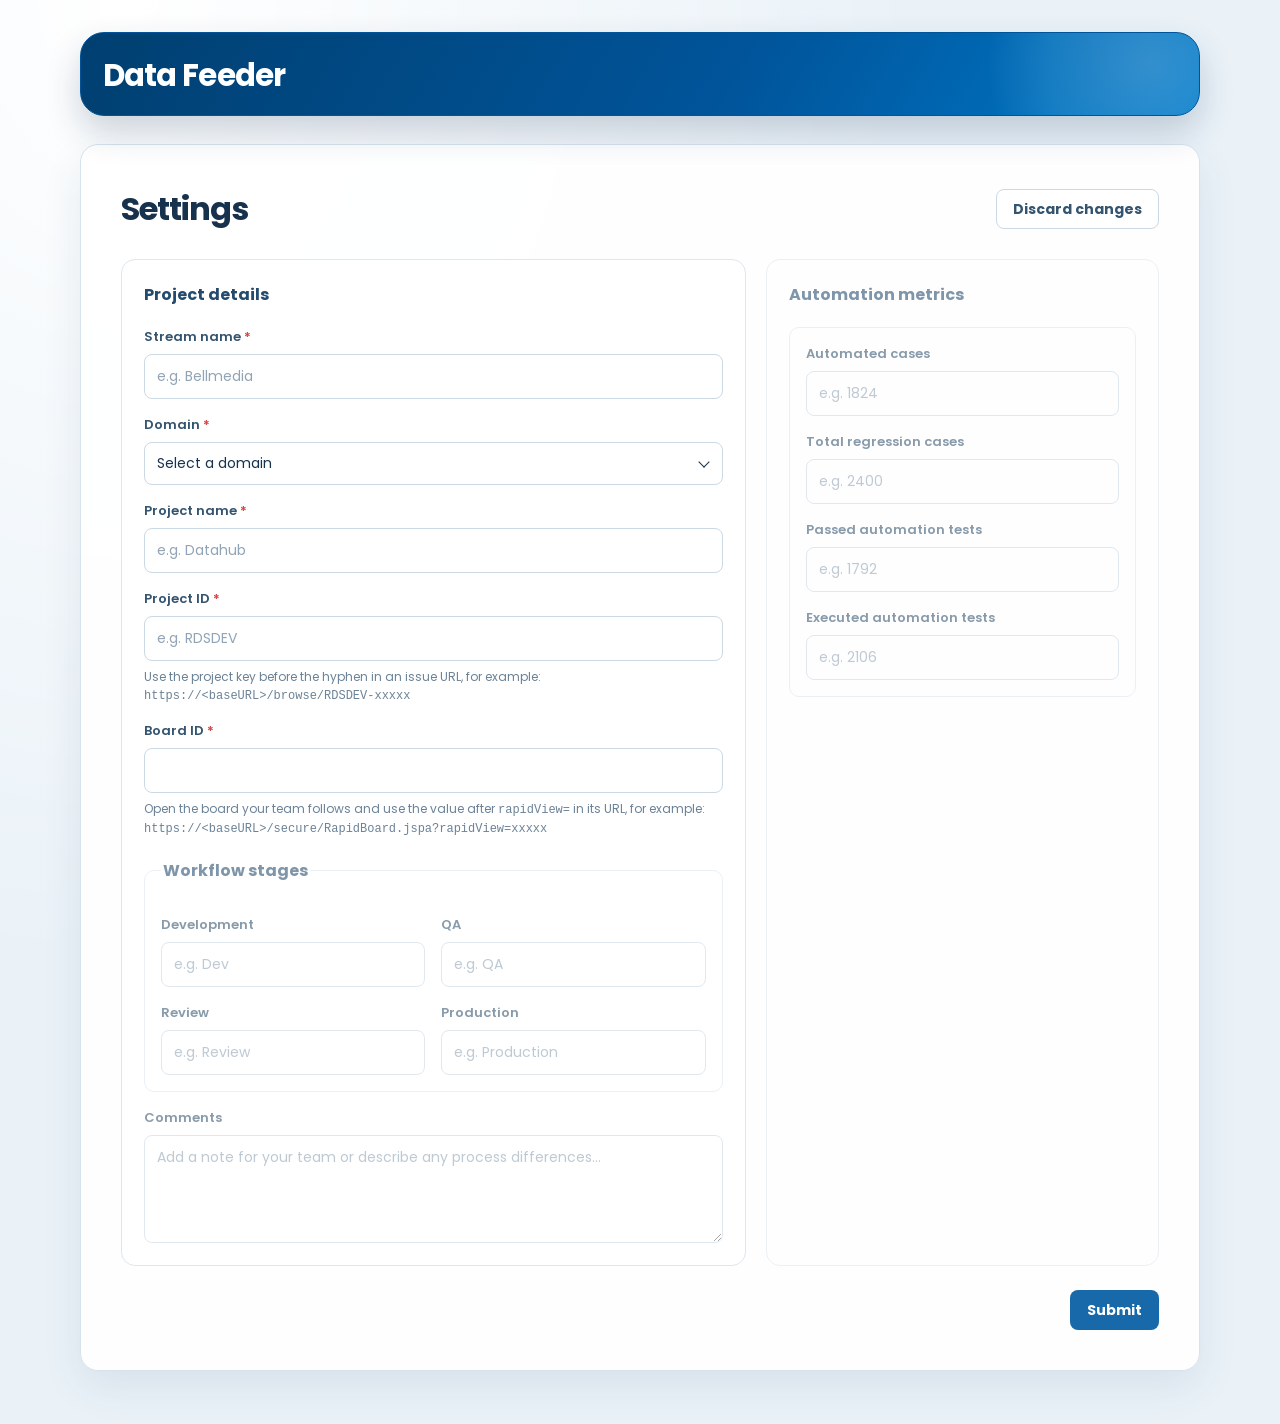
<file: src/main/datafeeder/src/main/resources/static/index.html>
<!doctype html>
<html lang="en">
  <head>
    <meta charset="utf-8" />
    <meta name="viewport" content="width=device-width, initial-scale=1" />
    <meta name="theme-color" content="#eaf2f8" />
    <meta name="datafeeder-api-base-url" content="http://localhost:8090" />
    <title>Settings · Data Feeder</title>
    <link
      href="https://fonts.googleapis.com/css2?family=Poppins:wght@400;500;600;700;800&display=swap"
      rel="stylesheet"
    />
    <link rel="stylesheet" href="./style.css?v=20261010-compact-domain-options" />
    <script src="./app.js?v=20261010-domain-dropdown-menu" defer></script>
  </head>
  <body>
    <main class="settings-page">
      <header class="app-header">
        <a class="brand" href="#settings" aria-label="Data Feeder">
          <span>Data Feeder</span>
        </a>
      </header>
      <section class="settings-section" id="settings">
        <div class="section-title">
          <h1>Settings</h1>
          <button class="button button-secondary" type="button">
            Discard changes
          </button>
        </div>

        <form class="settings-grid" id="project-settings-form">
          <div class="panel settings-panel">
            <div class="panel-heading settings-heading">
              <h2>Project details</h2>
            </div>
            <div class="form-fields">
              <label class="field">
                <span>Stream name <span class="required">*</span></span>
                <input
                  type="text"
                  name="stream-name"
                  placeholder="e.g. Bellmedia"
                  required
                />
              </label>
              <div class="field">
                <span id="domain-field-label"
                  >Domain <span class="required">*</span></span
                >
                <span class="domain-select">
                  <input type="hidden" name="domain" />
                  <button
                    class="domain-select-trigger"
                    id="domain-select-trigger"
                    type="button"
                    aria-labelledby="domain-field-label domain-selected-value"
                    aria-haspopup="listbox"
                    aria-expanded="false"
                    aria-controls="domain-options"
                  >
                    <span id="domain-selected-value">Select a domain</span>
                    <span class="domain-select-arrow" aria-hidden="true"></span>
                  </button>
                  <span
                    class="domain-select-menu"
                    id="domain-options"
                    role="listbox"
                    aria-labelledby="domain-field-label"
                    hidden
                  >
                    <span
                      class="domain-select-option"
                      role="option"
                      tabindex="-1"
                      data-value="QA"
                      >QA</span
                    >
                    <span
                      class="domain-select-option"
                      role="option"
                      tabindex="-1"
                      data-value="Development"
                      >Development</span
                    >
                    <span
                      class="domain-select-option"
                      role="option"
                      tabindex="-1"
                      data-value="DevOps"
                      >DevOps</span
                    >
                  </span>
                </span>
              </div>
              <label class="field">
                <span>Project name <span class="required">*</span></span>
                <input
                  type="text"
                  name="project-name"
                  placeholder="e.g. Datahub"
                  required
                />
              </label>
              <label class="field">
                <span>Project ID <span class="required">*</span></span>
                <input
                  type="text"
                  name="project-id"
                  placeholder="e.g. RDSDEV"
                  aria-describedby="project-id-help"
                  required
                />
                <small class="field-help" id="project-id-help">
                  Use the project key before the hyphen in an issue URL, for
                  example:
                  <code>https://&lt;baseURL&gt;/browse/RDSDEV-xxxxx</code>
                </small>
              </label>
              <label class="field">
                <span>Board ID <span class="required">*</span></span>
                <input
                  type="number"
                  name="board-id"
                  min="1"
                  step="1"
                  aria-describedby="board-id-help"
                  required
                />
                <small class="field-help" id="board-id-help">
                  Open the board your team follows and use the value after
                  <code>rapidView=</code> in its URL, for example:
                  <code
                    >https://&lt;baseURL&gt;/secure/RapidBoard.jspa?rapidView=xxxxx</code
                  >
                </small>
              </label>
              <fieldset class="workflow-fieldset is-disabled" disabled>
                <legend>Workflow stages</legend>
                <div class="workflow-grid">
                  <label class="field">
                    <span>Development</span>
                    <input
                      type="text"
                      name="development-stage"
                      placeholder="e.g. Dev"
                    />
                  </label>
                  <label class="field">
                    <span>QA</span>
                    <input type="text" name="qa-stage" placeholder="e.g. QA" />
                  </label>
                  <label class="field">
                    <span>Review</span>
                    <input
                      type="text"
                      name="review-stage"
                      placeholder="e.g. Review"
                    />
                  </label>
                  <label class="field">
                    <span>Production</span>
                    <input
                      type="text"
                      name="production-stage"
                      placeholder="e.g. Production"
                    />
                  </label>
                </div>
              </fieldset>
              <label class="field is-disabled">
                <span>Comments</span>
                <textarea
                  name="comments"
                  rows="4"
                  placeholder="Add a note for your team or describe any process differences..."
                  disabled
                ></textarea>
              </label>
            </div>
          </div>

          <div
            class="panel settings-panel automation-settings is-disabled"
            aria-disabled="true"
          >
            <div class="panel-heading settings-heading">
              <h2>Automation metrics</h2>
            </div>
            <fieldset class="metrics-fieldset" disabled>
              <legend class="visually-hidden">Automation metrics</legend>
              <div class="form-fields">
                <label class="field">
                  <span>Automated cases</span>
                  <input
                    type="number"
                    name="automated-cases"
                    min="0"
                    placeholder="e.g. 1824"
                  />
                </label>
                <label class="field">
                  <span>Total regression cases</span>
                  <input
                    type="number"
                    name="regression-cases"
                    min="0"
                    placeholder="e.g. 2400"
                  />
                </label>
                <label class="field">
                  <span>Passed automation tests</span>
                  <input
                    type="number"
                    name="passed-tests"
                    min="0"
                    placeholder="e.g. 1792"
                  />
                </label>
                <label class="field">
                  <span>Executed automation tests</span>
                  <input
                    type="number"
                    name="executed-tests"
                    min="0"
                    placeholder="e.g. 2106"
                  />
                </label>
              </div>
            </fieldset>
          </div>
          <div class="settings-actions">
            <p
              class="form-status"
              id="form-status"
              role="status"
              aria-live="polite"
            ></p>
            <button class="button button-primary" type="submit">Submit</button>
          </div>
        </form>
      </section>
    </main>
  </body>
</html>
</file>
<file: src/main/datafeeder/src/main/resources/static/style.css>
:root {
  color-scheme: light;
  font-family: "Poppins", "Segoe UI", Arial, sans-serif;
  color: #17324d;
  background: #eaf2f8;
  font-synthesis: none;
  text-rendering: optimizeLegibility;
}

* {
  box-sizing: border-box;
}

body {
  min-width: 320px;
  min-height: 100vh;
  margin: 0;
  background:
    radial-gradient(ellipse at 10% 0%, #ffffff 0, transparent 48%),
    #eaf2f8;
}

button,
input,
textarea {
  font: inherit;
}

.settings-page {
  width: min(1120px, calc(100% - 40px));
  margin: 0 auto;
  padding: 32px 0 56px;
}

.app-header {
  position: relative;
  overflow: hidden;
  margin-bottom: 28px;
  padding: 20px 22px 16px;
  border: 1px solid #00549a;
  border-radius: 24px;
  background: linear-gradient(120deg, #003f70 0%, #00549a 58%, #0079c8 100%);
  box-shadow: 0 16px 34px rgba(16, 47, 79, 0.2);
}

.app-header::after {
  position: absolute;
  top: -130px;
  right: -110px;
  width: 320px;
  height: 320px;
  border-radius: 50%;
  background: radial-gradient(
    circle,
    rgba(255, 255, 255, 0.2) 0%,
    rgba(137, 211, 247, 0.16) 45%,
    transparent 72%
  );
  content: "";
  pointer-events: none;
}

.brand {
  position: relative;
  z-index: 1;
  color: #ffffff;
  font-size: clamp(24px, 2.4vw, 32px);
  font-weight: 700;
  letter-spacing: -0.03em;
  text-decoration: none;
}

.settings-section {
  padding: clamp(22px, 4vw, 40px);
  border: 1px solid #d6e2ec;
  border-radius: 18px;
  background: rgba(255, 255, 255, 0.94);
  box-shadow: 0 16px 40px rgba(31, 67, 99, 0.09);
}

.section-title,
.settings-actions {
  display: flex;
  align-items: center;
  justify-content: space-between;
  gap: 16px;
}

.section-title {
  margin-bottom: 26px;
}

h1,
h2,
p {
  margin-top: 0;
}

h1 {
  margin-bottom: 0;
  font-size: clamp(25px, 3vw, 32px);
  letter-spacing: -0.03em;
}

.settings-grid {
  display: grid;
  grid-template-columns: minmax(0, 1.35fr) minmax(280px, 0.85fr);
  gap: 20px;
}

.panel {
  min-width: 0;
  padding: 22px;
  border: 1px solid #dce7ef;
  border-radius: 14px;
  background: #fff;
}

.panel-heading {
  margin-bottom: 20px;
}

.panel-heading h2,
fieldset legend {
  margin-bottom: 0;
  color: #244b6d;
  font-size: 16px;
  font-weight: 700;
}

.form-fields,
.workflow-grid {
  display: grid;
  gap: 16px;
}

.workflow-grid {
  grid-template-columns: repeat(2, minmax(0, 1fr));
  margin-top: 16px;
}

.field {
  display: grid;
  gap: 7px;
  color: #34546f;
  font-size: 13px;
  font-weight: 600;
}

.field-help {
  color: #6b8297;
  font-size: 12px;
  font-weight: 400;
  line-height: 1.5;
  overflow-wrap: anywhere;
}

.required {
  color: #cf4141;
}

.field input,
.field textarea {
  width: 100%;
  min-width: 0;
  padding: 11px 12px;
  border: 1px solid #cbd9e5;
  border-radius: 8px;
  outline: none;
  background: #fff;
  color: #17324d;
  font-size: 14px;
  font-weight: 400;
}

.domain-select {
  position: relative;
  display: block;
  width: 100%;
}

.domain-select-trigger {
  display: flex;
  align-items: center;
  justify-content: space-between;
  width: 100%;
  min-height: 43px;
  padding: 10px 12px;
  border: 1px solid #cbd9e5;
  border-radius: 8px;
  background: #fff;
  color: #17324d;
  font-size: 14px;
  font-weight: 400;
  text-align: left;
  cursor: pointer;
}

.field input:focus,
.field textarea:focus {
  border-color: #2184c7;
  box-shadow: 0 0 0 3px rgba(33, 132, 199, 0.14);
}

.domain-select-trigger:focus-visible,
.domain-select-trigger[aria-invalid="true"] {
  border-color: #2184c7;
  outline: none;
  box-shadow: 0 0 0 3px rgba(33, 132, 199, 0.14);
}

.domain-select-trigger[aria-invalid="true"] {
  border-color: #b42318;
  box-shadow: 0 0 0 3px rgba(180, 35, 24, 0.12);
}

.domain-select-arrow {
  width: 8px;
  height: 8px;
  margin: -4px 2px 0 12px;
  border-right: 1.5px solid currentColor;
  border-bottom: 1.5px solid currentColor;
  transform: rotate(45deg);
  transition: transform 150ms ease;
}

.domain-select-trigger[aria-expanded="true"] .domain-select-arrow {
  margin-top: 4px;
  transform: rotate(225deg);
}

.domain-select-menu {
  position: absolute;
  top: calc(100% + 4px);
  left: 0;
  z-index: 10;
  display: grid;
  width: 100%;
  padding: 4px;
  border: 1px solid #cbd9e5;
  border-radius: 8px;
  background: #fff;
  box-shadow: 0 10px 24px rgba(31, 67, 99, 0.16);
}

.domain-select-menu[hidden] {
  display: none;
}

.domain-select-option {
  padding: 9px 10px;
  border-radius: 5px;
  color: #17324d;
  font-size: 13px;
  font-weight: 400;
  cursor: pointer;
}

.domain-select-option:hover,
.domain-select-option:focus {
  outline: none;
  background: #eaf4fc;
}

.domain-select-option[aria-selected="true"] {
  color: #10588f;
  font-weight: 650;
}

.field input::placeholder,
.field textarea::placeholder {
  color: #91a4b5;
}

fieldset {
  min-width: 0;
  margin: 4px 0 0;
  padding: 16px;
  border: 1px solid #dce7ef;
  border-radius: 10px;
}

.is-disabled {
  opacity: 0.58;
}

.settings-actions {
  grid-column: 1 / -1;
  justify-content: flex-end;
  flex-wrap: wrap;
  padding-top: 4px;
}

.form-status {
  flex: 1;
  margin: 0;
  color: #9a5a19;
  font-size: 13px;
}

.form-status.is-error {
  color: #b42318;
}

.button {
  min-height: 40px;
  padding: 0 16px;
  border: 1px solid transparent;
  border-radius: 8px;
  cursor: pointer;
  font-size: 14px;
  font-weight: 650;
  transition: background-color 150ms ease, border-color 150ms ease;
}

.button-secondary {
  border-color: #cbd9e5;
  background: #fff;
  color: #34546f;
}

.button-secondary:hover {
  background: #f3f8fb;
}

.button-primary {
  background: #1769aa;
  color: #fff;
}

.button-primary:hover {
  background: #10588f;
}

.button:disabled {
  cursor: wait;
  opacity: 0.65;
}

.visually-hidden {
  position: absolute;
  width: 1px;
  height: 1px;
  overflow: hidden;
  clip: rect(0, 0, 0, 0);
  white-space: nowrap;
  clip-path: inset(50%);
}

@media (max-width: 760px) {
  .settings-grid {
    grid-template-columns: 1fr;
  }
}

@media (max-width: 480px) {
  .settings-page {
    width: min(100% - 24px, 560px);
    padding-top: 20px;
  }

  .settings-section {
    padding: 20px 16px;
  }

  .section-title {
    align-items: flex-start;
  }

  .workflow-grid {
    grid-template-columns: 1fr;
  }
}
</file>
